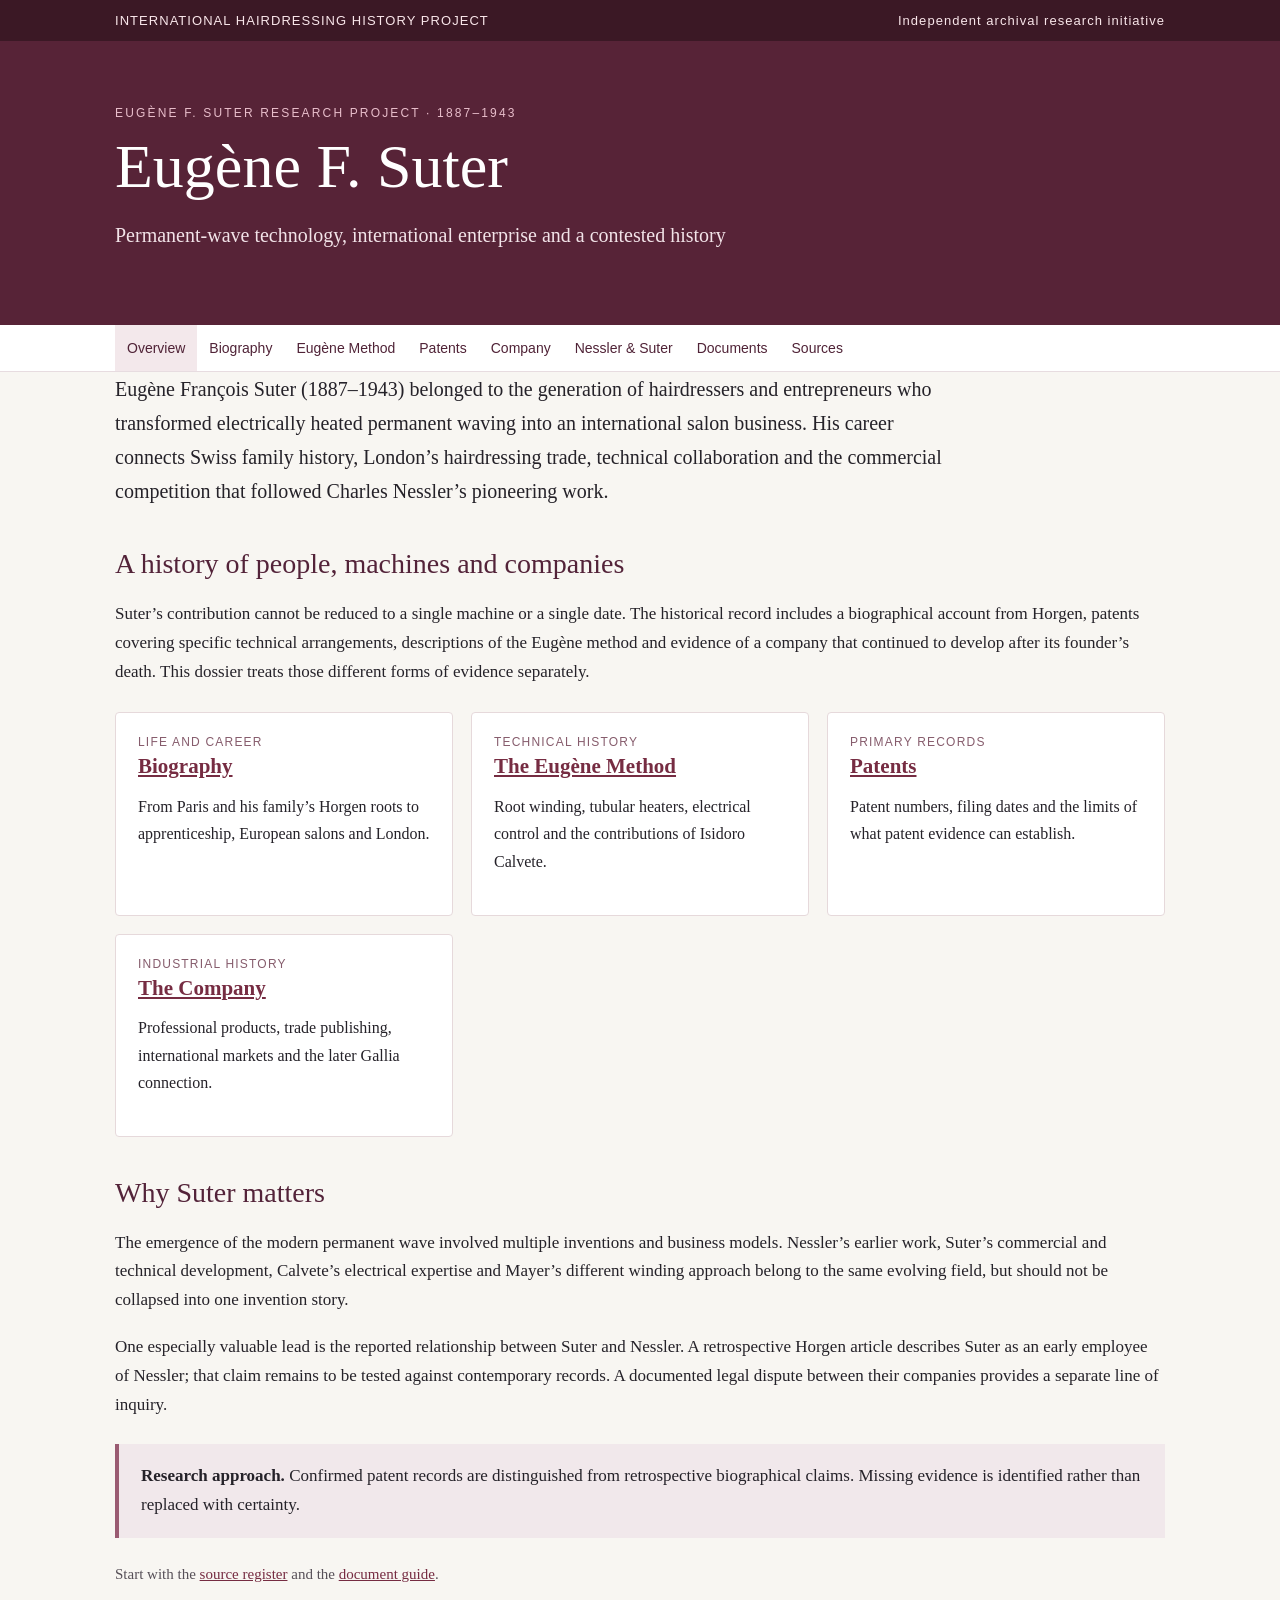
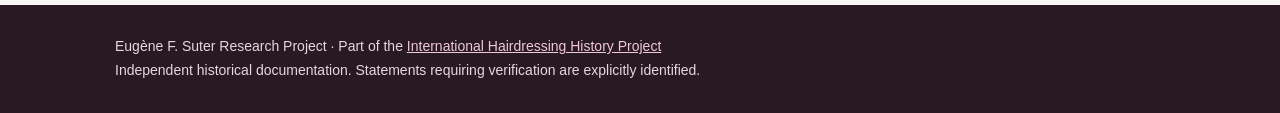
<file: index.html>
<!DOCTYPE html>
<html lang="en"><head><meta charset="utf-8"/><meta content="width=device-width,initial-scale=1" name="viewport"/><title>Eugène F. Suter | Eugène F. Suter Research Project</title><meta content="Permanent-wave technology, international enterprise and a contested history. Independent historical research on Eugène F. Suter and permanent waving." name="description"/><link href="https://suter.hairdressing-history.org/" rel="canonical"/><link href="assets/css/style.css" rel="stylesheet"/><meta content="#572337" name="theme-color"/></head><body><a href="#main" style="position:absolute;left:-9999px">Skip to content</a><div class="top"><div class="wrap"><a class="brand" href="https://hairdressing-history.org/">International Hairdressing History Project</a><a href="https://hairdressing-history.org/">Independent archival research initiative</a></div></div><header class="hero"><div class="wrap"><div class="eyebrow">Eugène F. Suter Research Project · 1887–1943</div><h1>Eugène F. Suter</h1><p>Permanent-wave technology, international enterprise and a contested history</p></div></header><nav aria-label="Main navigation" class="nav"><div class="wrap"><a class="active" href="index.html">Overview</a><a class="" href="biography.html">Biography</a><a class="" href="eugene-method.html">Eugène Method</a><a class="" href="patents.html">Patents</a><a class="" href="eugene-company.html">Company</a><a class="" href="nessler-and-suter.html">Nessler &amp; Suter</a><a class="" href="documents.html">Documents</a><a class="" href="sources.html">Sources</a></div></nav><main class="wrap" id="main"><p class="lead">Eugène François Suter (1887–1943) belonged to the generation of hairdressers and entrepreneurs who transformed electrically heated permanent waving into an international salon business. His career connects Swiss family history, London’s hairdressing trade, technical collaboration and the commercial competition that followed Charles Nessler’s pioneering work.</p><h2>A history of people, machines and companies</h2><p>Suter’s contribution cannot be reduced to a single machine or a single date. The historical record includes a biographical account from Horgen, patents covering specific technical arrangements, descriptions of the Eugène method and evidence of a company that continued to develop after its founder’s death. This dossier treats those different forms of evidence separately.</p><div class="grid"><article class="card"><div class="tag">Life and career</div><h3><a href="biography.html">Biography</a></h3><p>From Paris and his family’s Horgen roots to apprenticeship, European salons and London.</p></article><article class="card"><div class="tag">Technical history</div><h3><a href="eugene-method.html">The Eugène Method</a></h3><p>Root winding, tubular heaters, electrical control and the contributions of Isidoro Calvete.</p></article><article class="card"><div class="tag">Primary records</div><h3><a href="patents.html">Patents</a></h3><p>Patent numbers, filing dates and the limits of what patent evidence can establish.</p></article><article class="card"><div class="tag">Industrial history</div><h3><a href="eugene-company.html">The Company</a></h3><p>Professional products, trade publishing, international markets and the later Gallia connection.</p></article></div><h2>Why Suter matters</h2><p>The emergence of the modern permanent wave involved multiple inventions and business models. Nessler’s earlier work, Suter’s commercial and technical development, Calvete’s electrical expertise and Mayer’s different winding approach belong to the same evolving field, but should not be collapsed into one invention story.</p><p>One especially valuable lead is the reported relationship between Suter and Nessler. A retrospective Horgen article describes Suter as an early employee of Nessler; that claim remains to be tested against contemporary records. A documented legal dispute between their companies provides a separate line of inquiry.</p><div class="note"><strong>Research approach.</strong> Confirmed patent records are distinguished from retrospective biographical claims. Missing evidence is identified rather than replaced with certainty.</div><p class="source">Start with the <a href="sources.html">source register</a> and the <a href="documents.html">document guide</a>.</p></main><footer><div class="wrap">Eugène F. Suter Research Project · Part of the <a href="https://hairdressing-history.org/">International Hairdressing History Project</a><br/>Independent historical documentation. Statements requiring verification are explicitly identified.</div></footer></body></html>
</file>
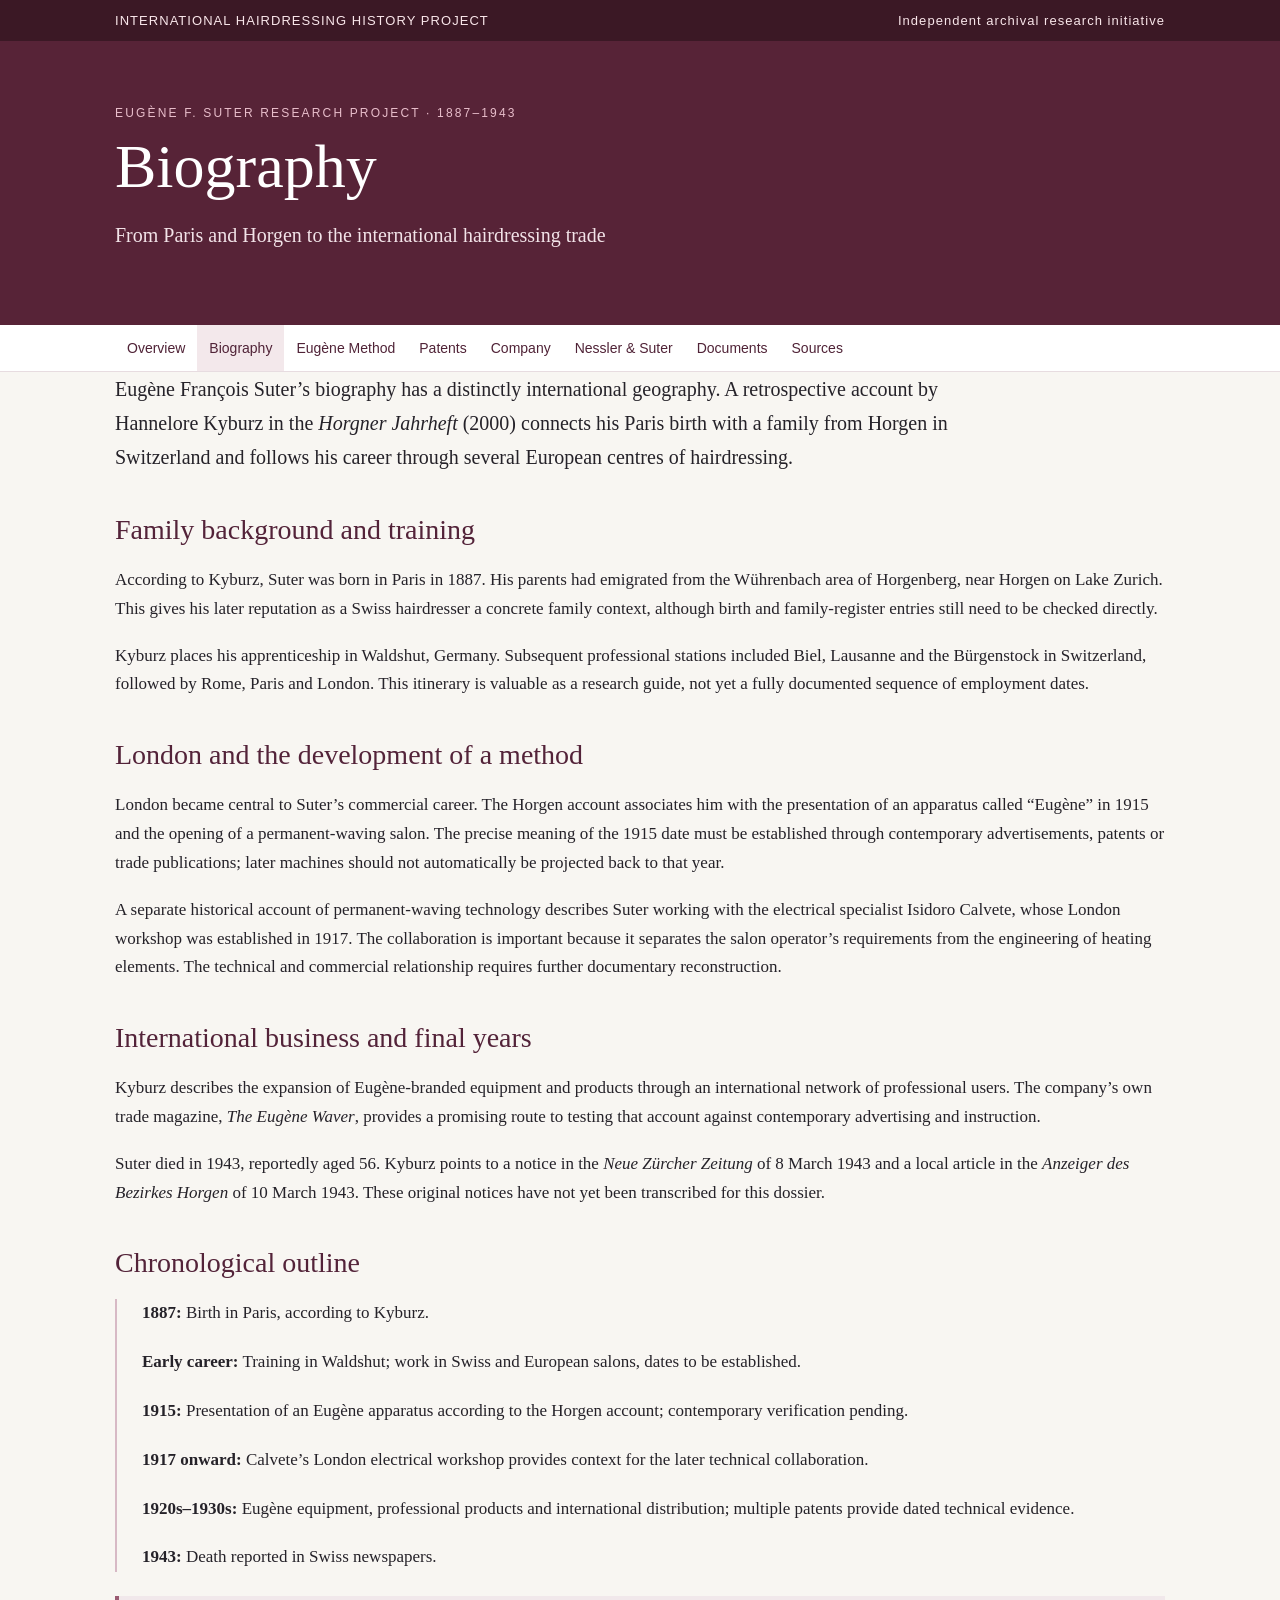
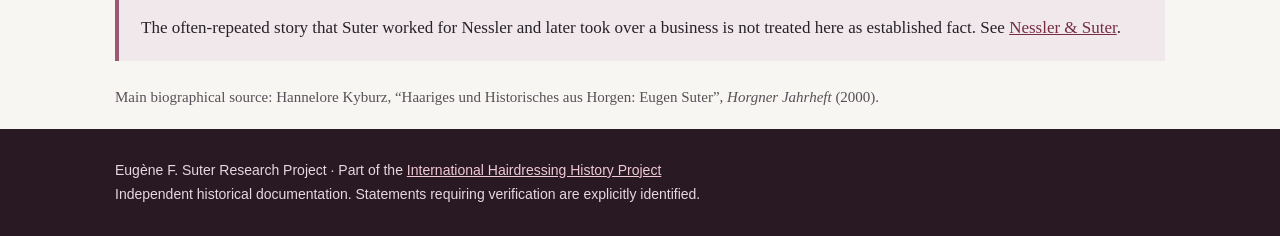
<file: biography.html>
<!DOCTYPE html>
<html lang="en"><head><meta charset="utf-8"/><meta content="width=device-width,initial-scale=1" name="viewport"/><title>Biography | Eugène F. Suter Research Project</title><meta content="From Paris and Horgen to the international hairdressing trade. Independent historical research on Eugène F. Suter and permanent waving." name="description"/><link href="https://suter.hairdressing-history.org/biography.html" rel="canonical"/><link href="assets/css/style.css" rel="stylesheet"/><meta content="#572337" name="theme-color"/></head><body><a href="#main" style="position:absolute;left:-9999px">Skip to content</a><div class="top"><div class="wrap"><a class="brand" href="https://hairdressing-history.org/">International Hairdressing History Project</a><a href="https://hairdressing-history.org/">Independent archival research initiative</a></div></div><header class="hero"><div class="wrap"><div class="eyebrow">Eugène F. Suter Research Project · 1887–1943</div><h1>Biography</h1><p>From Paris and Horgen to the international hairdressing trade</p></div></header><nav aria-label="Main navigation" class="nav"><div class="wrap"><a class="" href="index.html">Overview</a><a class="active" href="biography.html">Biography</a><a class="" href="eugene-method.html">Eugène Method</a><a class="" href="patents.html">Patents</a><a class="" href="eugene-company.html">Company</a><a class="" href="nessler-and-suter.html">Nessler &amp; Suter</a><a class="" href="documents.html">Documents</a><a class="" href="sources.html">Sources</a></div></nav><main class="wrap" id="main"><p class="lead">Eugène François Suter’s biography has a distinctly international geography. A retrospective account by Hannelore Kyburz in the <em>Horgner Jahrheft</em> (2000) connects his Paris birth with a family from Horgen in Switzerland and follows his career through several European centres of hairdressing.</p><h2>Family background and training</h2><p>According to Kyburz, Suter was born in Paris in 1887. His parents had emigrated from the Wührenbach area of Horgenberg, near Horgen on Lake Zurich. This gives his later reputation as a Swiss hairdresser a concrete family context, although birth and family-register entries still need to be checked directly.</p><p>Kyburz places his apprenticeship in Waldshut, Germany. Subsequent professional stations included Biel, Lausanne and the Bürgenstock in Switzerland, followed by Rome, Paris and London. This itinerary is valuable as a research guide, not yet a fully documented sequence of employment dates.</p><h2>London and the development of a method</h2><p>London became central to Suter’s commercial career. The Horgen account associates him with the presentation of an apparatus called “Eugène” in 1915 and the opening of a permanent-waving salon. The precise meaning of the 1915 date must be established through contemporary advertisements, patents or trade publications; later machines should not automatically be projected back to that year.</p><p>A separate historical account of permanent-waving technology describes Suter working with the electrical specialist Isidoro Calvete, whose London workshop was established in 1917. The collaboration is important because it separates the salon operator’s requirements from the engineering of heating elements. The technical and commercial relationship requires further documentary reconstruction.</p><h2>International business and final years</h2><p>Kyburz describes the expansion of Eugène-branded equipment and products through an international network of professional users. The company’s own trade magazine, <em>The Eugène Waver</em>, provides a promising route to testing that account against contemporary advertising and instruction.</p><p>Suter died in 1943, reportedly aged 56. Kyburz points to a notice in the <em>Neue Zürcher Zeitung</em> of 8 March 1943 and a local article in the <em>Anzeiger des Bezirkes Horgen</em> of 10 March 1943. These original notices have not yet been transcribed for this dossier.</p><h2>Chronological outline</h2><div class="timeline"><p><strong>1887:</strong> Birth in Paris, according to Kyburz.</p><p><strong>Early career:</strong> Training in Waldshut; work in Swiss and European salons, dates to be established.</p><p><strong>1915:</strong> Presentation of an Eugène apparatus according to the Horgen account; contemporary verification pending.</p><p><strong>1917 onward:</strong> Calvete’s London electrical workshop provides context for the later technical collaboration.</p><p><strong>1920s–1930s:</strong> Eugène equipment, professional products and international distribution; multiple patents provide dated technical evidence.</p><p><strong>1943:</strong> Death reported in Swiss newspapers.</p></div><div class="note">The often-repeated story that Suter worked for Nessler and later took over a business is not treated here as established fact. See <a href="nessler-and-suter.html">Nessler &amp; Suter</a>.</div><p class="source">Main biographical source: Hannelore Kyburz, “Haariges und Historisches aus Horgen: Eugen Suter”, <em>Horgner Jahrheft</em> (2000).</p></main><footer><div class="wrap">Eugène F. Suter Research Project · Part of the <a href="https://hairdressing-history.org/">International Hairdressing History Project</a><br/>Independent historical documentation. Statements requiring verification are explicitly identified.</div></footer></body></html>
</file>
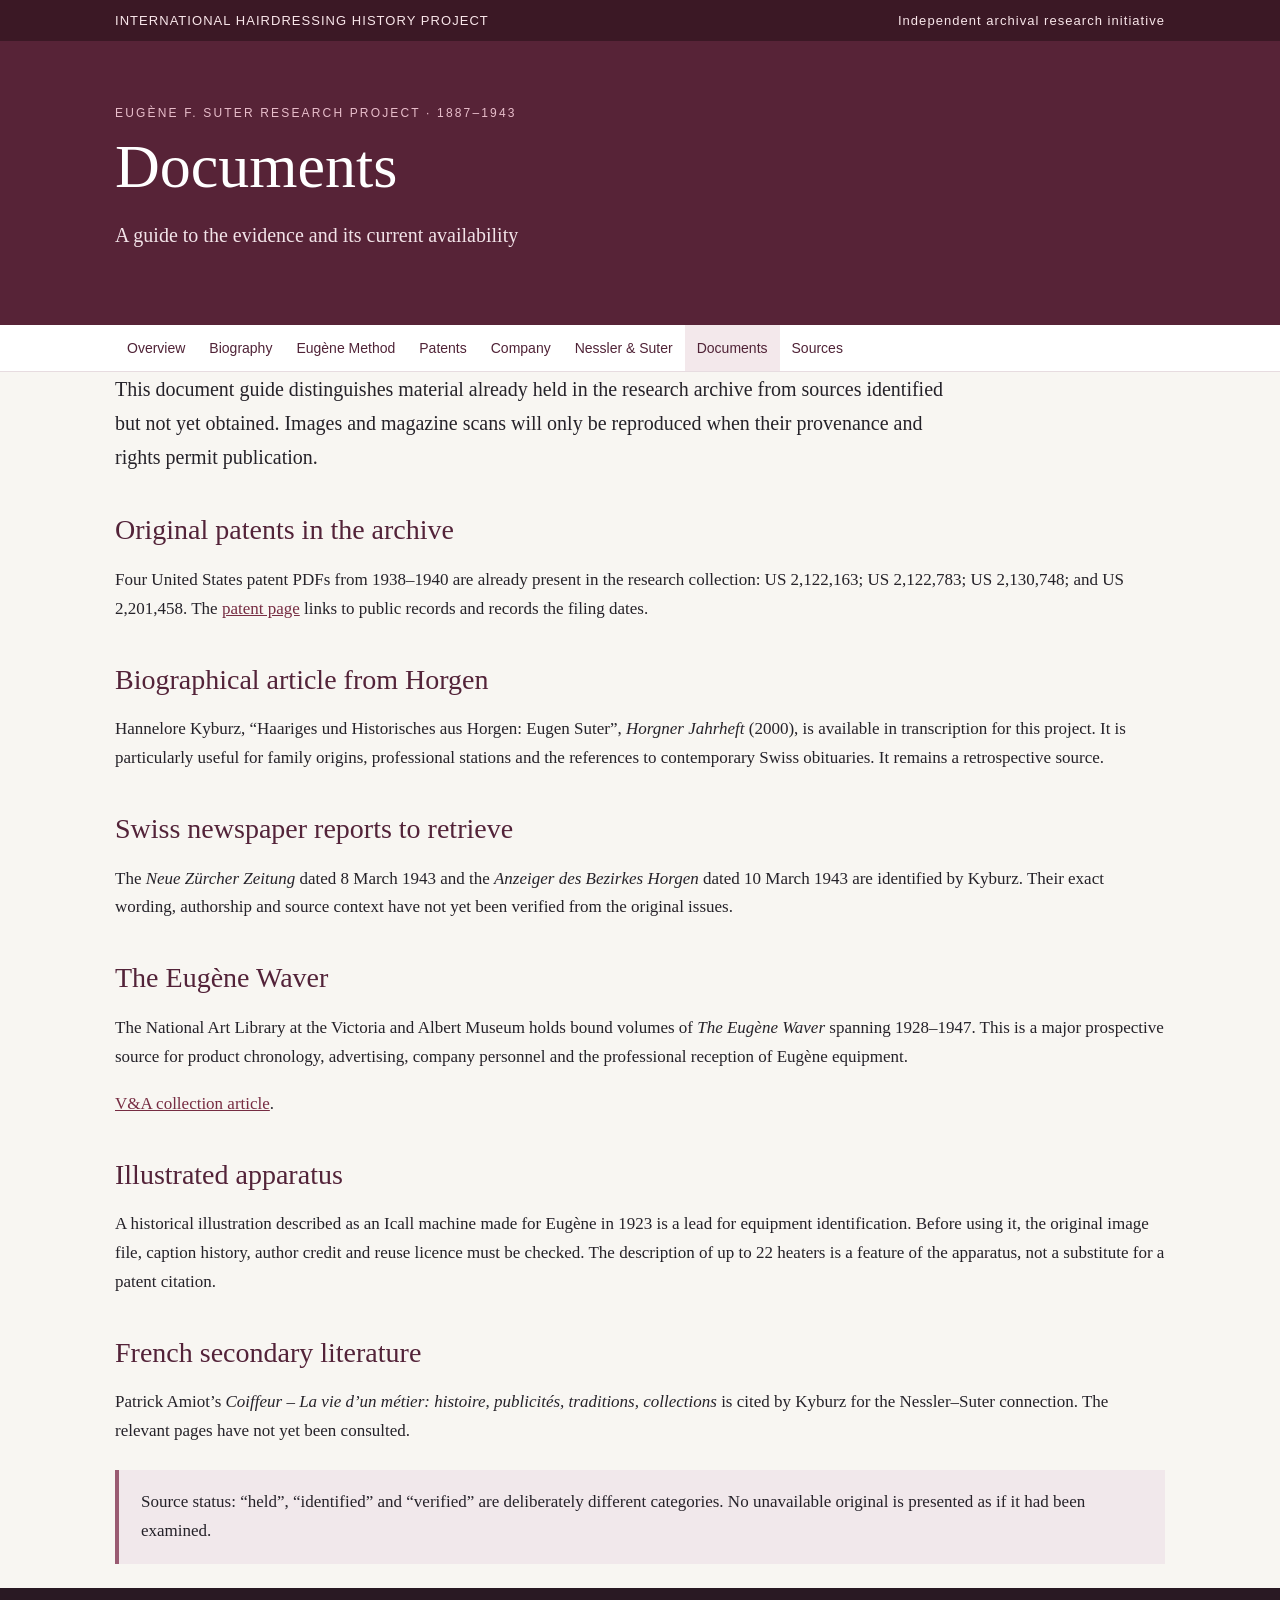
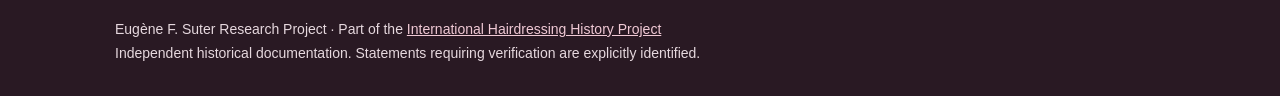
<file: documents.html>
<!DOCTYPE html>
<html lang="en"><head><meta charset="utf-8"/><meta content="width=device-width,initial-scale=1" name="viewport"/><title>Documents | Eugène F. Suter Research Project</title><meta content="A guide to the evidence and its current availability. Independent historical research on Eugène F. Suter and permanent waving." name="description"/><link href="https://suter.hairdressing-history.org/documents.html" rel="canonical"/><link href="assets/css/style.css" rel="stylesheet"/><meta content="#572337" name="theme-color"/></head><body><a href="#main" style="position:absolute;left:-9999px">Skip to content</a><div class="top"><div class="wrap"><a class="brand" href="https://hairdressing-history.org/">International Hairdressing History Project</a><a href="https://hairdressing-history.org/">Independent archival research initiative</a></div></div><header class="hero"><div class="wrap"><div class="eyebrow">Eugène F. Suter Research Project · 1887–1943</div><h1>Documents</h1><p>A guide to the evidence and its current availability</p></div></header><nav aria-label="Main navigation" class="nav"><div class="wrap"><a class="" href="index.html">Overview</a><a class="" href="biography.html">Biography</a><a class="" href="eugene-method.html">Eugène Method</a><a class="" href="patents.html">Patents</a><a class="" href="eugene-company.html">Company</a><a class="" href="nessler-and-suter.html">Nessler &amp; Suter</a><a class="active" href="documents.html">Documents</a><a class="" href="sources.html">Sources</a></div></nav><main class="wrap" id="main"><p class="lead">This document guide distinguishes material already held in the research archive from sources identified but not yet obtained. Images and magazine scans will only be reproduced when their provenance and rights permit publication.</p><h2>Original patents in the archive</h2><p>Four United States patent PDFs from 1938–1940 are already present in the research collection: US 2,122,163; US 2,122,783; US 2,130,748; and US 2,201,458. The <a href="patents.html">patent page</a> links to public records and records the filing dates.</p><h2>Biographical article from Horgen</h2><p>Hannelore Kyburz, “Haariges und Historisches aus Horgen: Eugen Suter”, <em>Horgner Jahrheft</em> (2000), is available in transcription for this project. It is particularly useful for family origins, professional stations and the references to contemporary Swiss obituaries. It remains a retrospective source.</p><h2>Swiss newspaper reports to retrieve</h2><p>The <em>Neue Zürcher Zeitung</em> dated 8 March 1943 and the <em>Anzeiger des Bezirkes Horgen</em> dated 10 March 1943 are identified by Kyburz. Their exact wording, authorship and source context have not yet been verified from the original issues.</p><h2>The Eugène Waver</h2><p>The National Art Library at the Victoria and Albert Museum holds bound volumes of <em>The Eugène Waver</em> spanning 1928–1947. This is a major prospective source for product chronology, advertising, company personnel and the professional reception of Eugène equipment.</p><p><a href="https://www.vam.ac.uk/blog/museum-life/have-you-done-something-jolly-with-your-hair-the-eugene-waver-magazine-in-the-national-art-librarys-trade-literature-collection">V&amp;A collection article</a>.</p><h2>Illustrated apparatus</h2><p>A historical illustration described as an Icall machine made for Eugène in 1923 is a lead for equipment identification. Before using it, the original image file, caption history, author credit and reuse licence must be checked. The description of up to 22 heaters is a feature of the apparatus, not a substitute for a patent citation.</p><h2>French secondary literature</h2><p>Patrick Amiot’s <em>Coiffeur – La vie d’un métier: histoire, publicités, traditions, collections</em> is cited by Kyburz for the Nessler–Suter connection. The relevant pages have not yet been consulted.</p><div class="note">Source status: “held”, “identified” and “verified” are deliberately different categories. No unavailable original is presented as if it had been examined.</div></main><footer><div class="wrap">Eugène F. Suter Research Project · Part of the <a href="https://hairdressing-history.org/">International Hairdressing History Project</a><br/>Independent historical documentation. Statements requiring verification are explicitly identified.</div></footer></body></html>
</file>
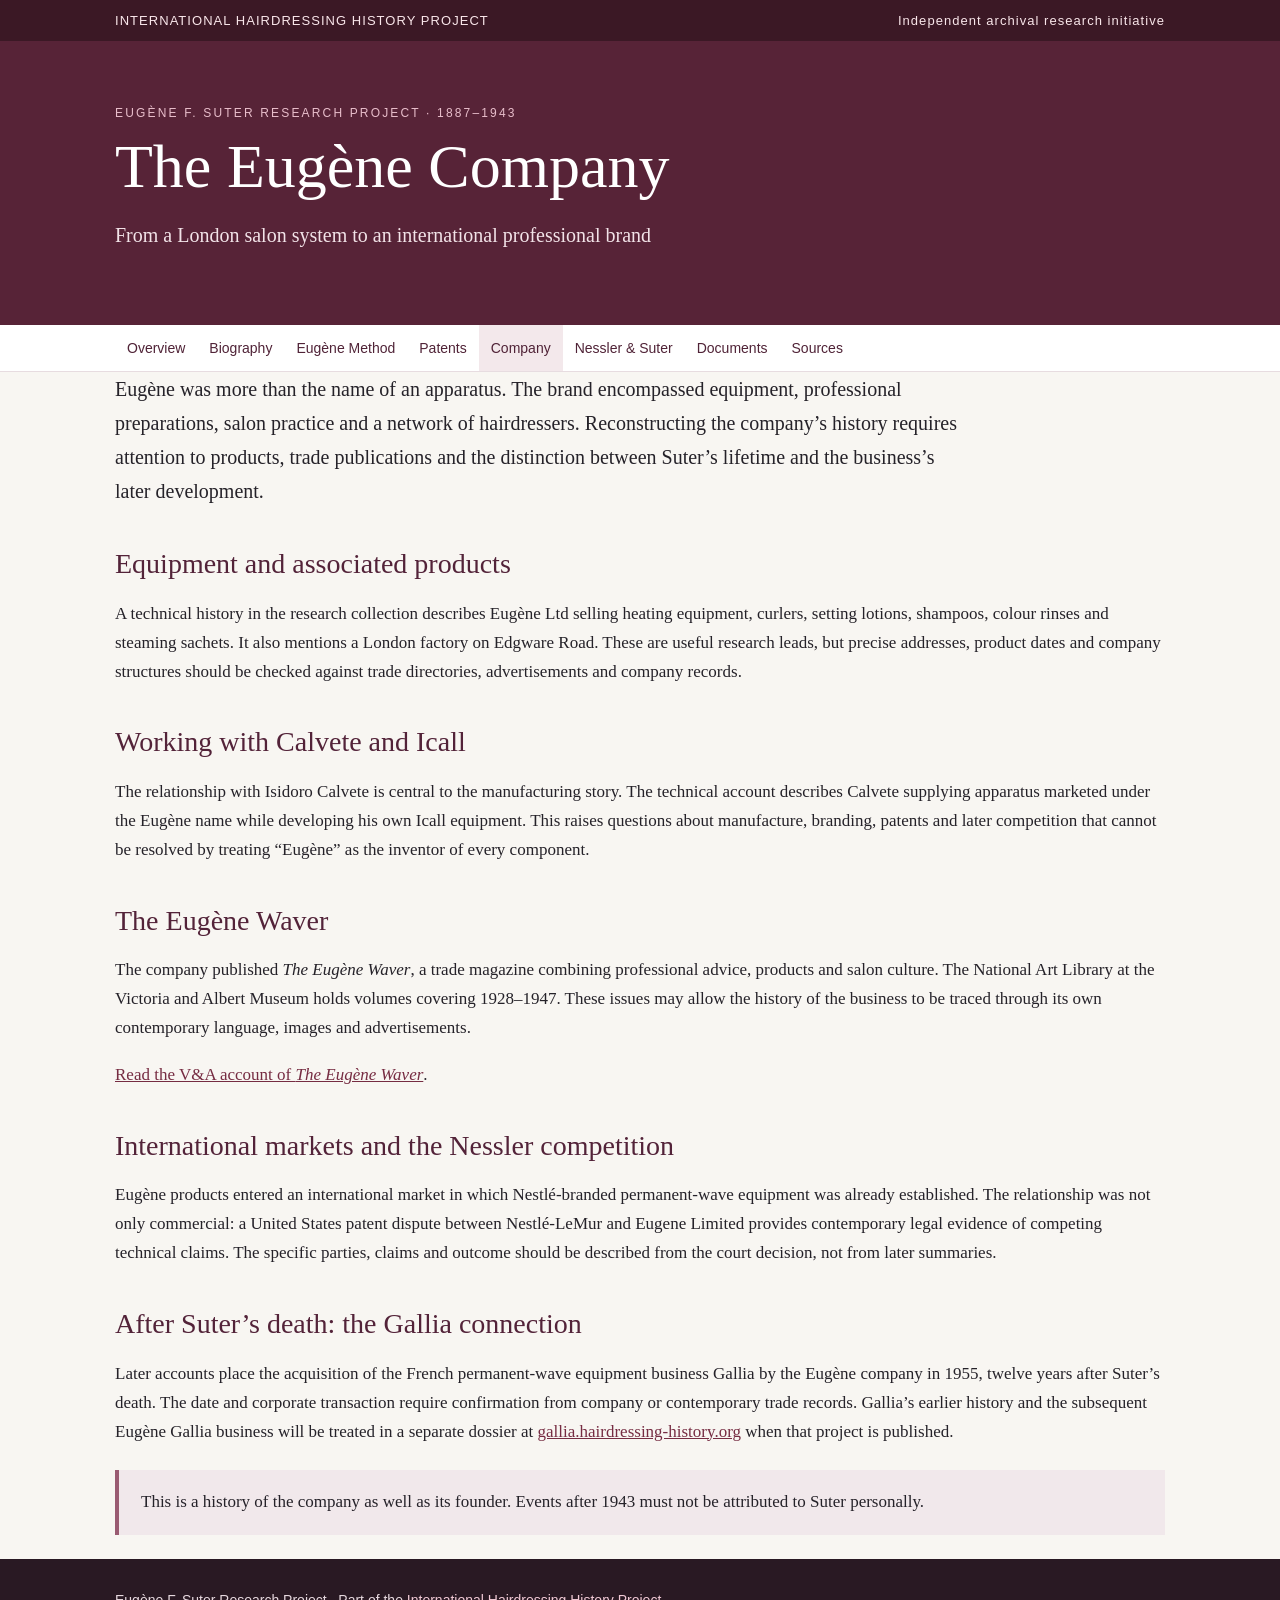
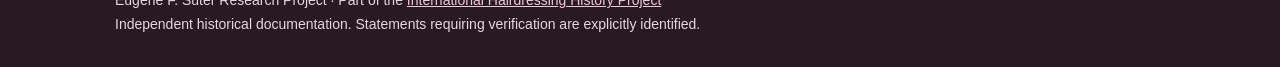
<file: eugene-company.html>
<!DOCTYPE html>
<html lang="en"><head><meta charset="utf-8"/><meta content="width=device-width,initial-scale=1" name="viewport"/><title>The Eugène Company | Eugène F. Suter Research Project</title><meta content="From a London salon system to an international professional brand. Independent historical research on Eugène F. Suter and permanent waving." name="description"/><link href="https://suter.hairdressing-history.org/eugene-company.html" rel="canonical"/><link href="assets/css/style.css" rel="stylesheet"/><meta content="#572337" name="theme-color"/></head><body><a href="#main" style="position:absolute;left:-9999px">Skip to content</a><div class="top"><div class="wrap"><a class="brand" href="https://hairdressing-history.org/">International Hairdressing History Project</a><a href="https://hairdressing-history.org/">Independent archival research initiative</a></div></div><header class="hero"><div class="wrap"><div class="eyebrow">Eugène F. Suter Research Project · 1887–1943</div><h1>The Eugène Company</h1><p>From a London salon system to an international professional brand</p></div></header><nav aria-label="Main navigation" class="nav"><div class="wrap"><a class="" href="index.html">Overview</a><a class="" href="biography.html">Biography</a><a class="" href="eugene-method.html">Eugène Method</a><a class="" href="patents.html">Patents</a><a class="active" href="eugene-company.html">Company</a><a class="" href="nessler-and-suter.html">Nessler &amp; Suter</a><a class="" href="documents.html">Documents</a><a class="" href="sources.html">Sources</a></div></nav><main class="wrap" id="main"><p class="lead">Eugène was more than the name of an apparatus. The brand encompassed equipment, professional preparations, salon practice and a network of hairdressers. Reconstructing the company’s history requires attention to products, trade publications and the distinction between Suter’s lifetime and the business’s later development.</p><h2>Equipment and associated products</h2><p>A technical history in the research collection describes Eugène Ltd selling heating equipment, curlers, setting lotions, shampoos, colour rinses and steaming sachets. It also mentions a London factory on Edgware Road. These are useful research leads, but precise addresses, product dates and company structures should be checked against trade directories, advertisements and company records.</p><h2>Working with Calvete and Icall</h2><p>The relationship with Isidoro Calvete is central to the manufacturing story. The technical account describes Calvete supplying apparatus marketed under the Eugène name while developing his own Icall equipment. This raises questions about manufacture, branding, patents and later competition that cannot be resolved by treating “Eugène” as the inventor of every component.</p><h2>The Eugène Waver</h2><p>The company published <em>The Eugène Waver</em>, a trade magazine combining professional advice, products and salon culture. The National Art Library at the Victoria and Albert Museum holds volumes covering 1928–1947. These issues may allow the history of the business to be traced through its own contemporary language, images and advertisements.</p><p><a href="https://www.vam.ac.uk/blog/museum-life/have-you-done-something-jolly-with-your-hair-the-eugene-waver-magazine-in-the-national-art-librarys-trade-literature-collection">Read the V&amp;A account of <em>The Eugène Waver</em></a>.</p><h2>International markets and the Nessler competition</h2><p>Eugène products entered an international market in which Nestlé-branded permanent-wave equipment was already established. The relationship was not only commercial: a United States patent dispute between Nestlé-LeMur and Eugene Limited provides contemporary legal evidence of competing technical claims. The specific parties, claims and outcome should be described from the court decision, not from later summaries.</p><h2>After Suter’s death: the Gallia connection</h2><p>Later accounts place the acquisition of the French permanent-wave equipment business Gallia by the Eugène company in 1955, twelve years after Suter’s death. The date and corporate transaction require confirmation from company or contemporary trade records. Gallia’s earlier history and the subsequent Eugène Gallia business will be treated in a separate dossier at <a href="https://gallia.hairdressing-history.org/">gallia.hairdressing-history.org</a> when that project is published.</p><div class="note">This is a history of the company as well as its founder. Events after 1943 must not be attributed to Suter personally.</div></main><footer><div class="wrap">Eugène F. Suter Research Project · Part of the <a href="https://hairdressing-history.org/">International Hairdressing History Project</a><br/>Independent historical documentation. Statements requiring verification are explicitly identified.</div></footer></body></html>
</file>
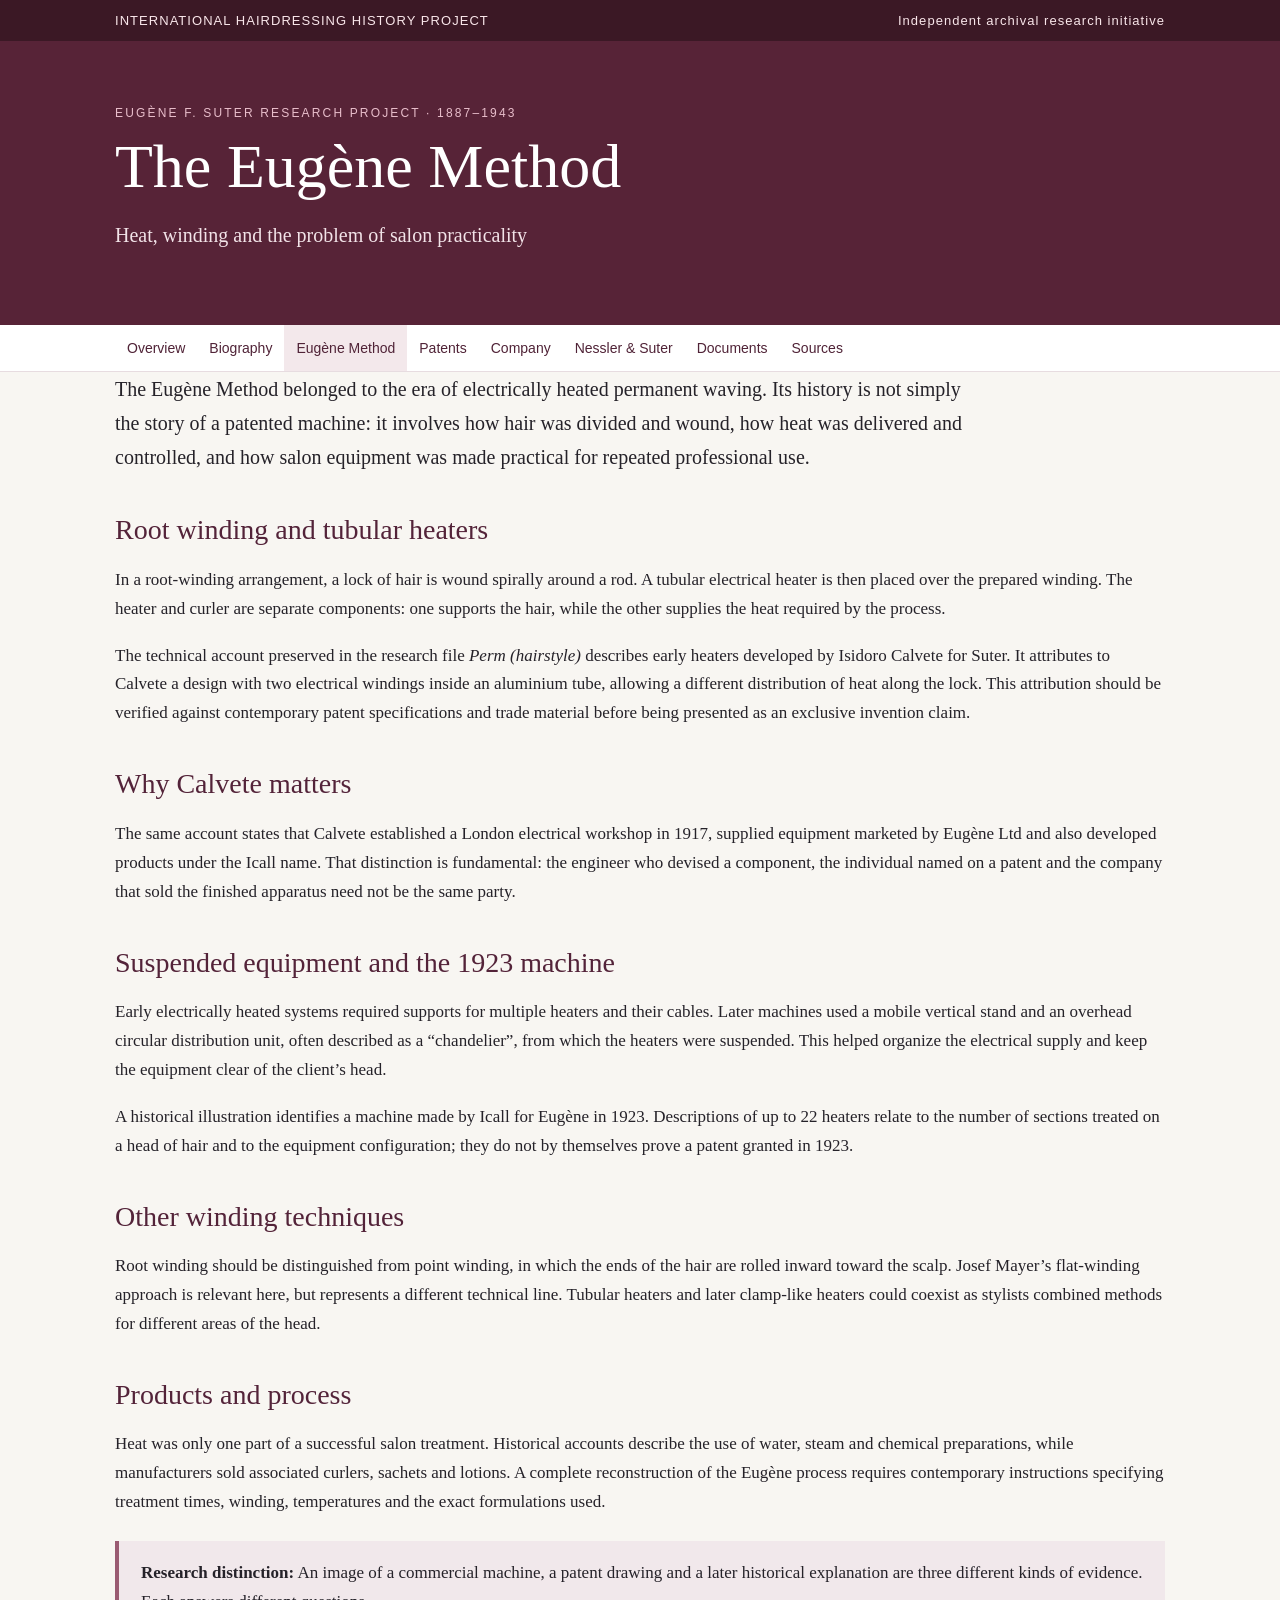
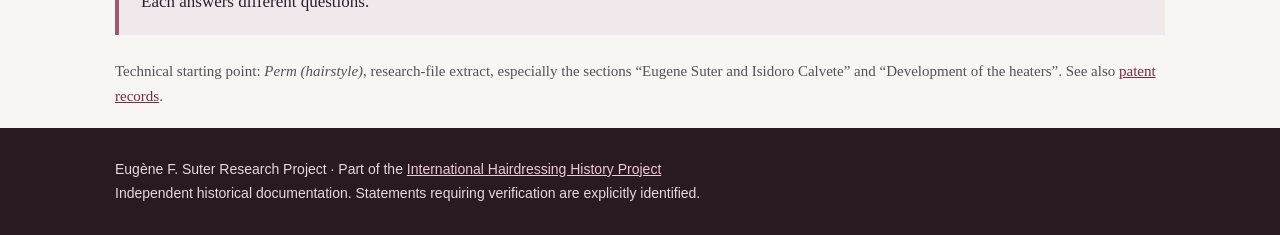
<file: eugene-method.html>
<!DOCTYPE html>
<html lang="en"><head><meta charset="utf-8"/><meta content="width=device-width,initial-scale=1" name="viewport"/><title>The Eugène Method | Eugène F. Suter Research Project</title><meta content="Heat, winding and the problem of salon practicality. Independent historical research on Eugène F. Suter and permanent waving." name="description"/><link href="https://suter.hairdressing-history.org/eugene-method.html" rel="canonical"/><link href="assets/css/style.css" rel="stylesheet"/><meta content="#572337" name="theme-color"/></head><body><a href="#main" style="position:absolute;left:-9999px">Skip to content</a><div class="top"><div class="wrap"><a class="brand" href="https://hairdressing-history.org/">International Hairdressing History Project</a><a href="https://hairdressing-history.org/">Independent archival research initiative</a></div></div><header class="hero"><div class="wrap"><div class="eyebrow">Eugène F. Suter Research Project · 1887–1943</div><h1>The Eugène Method</h1><p>Heat, winding and the problem of salon practicality</p></div></header><nav aria-label="Main navigation" class="nav"><div class="wrap"><a class="" href="index.html">Overview</a><a class="" href="biography.html">Biography</a><a class="active" href="eugene-method.html">Eugène Method</a><a class="" href="patents.html">Patents</a><a class="" href="eugene-company.html">Company</a><a class="" href="nessler-and-suter.html">Nessler &amp; Suter</a><a class="" href="documents.html">Documents</a><a class="" href="sources.html">Sources</a></div></nav><main class="wrap" id="main"><p class="lead">The Eugène Method belonged to the era of electrically heated permanent waving. Its history is not simply the story of a patented machine: it involves how hair was divided and wound, how heat was delivered and controlled, and how salon equipment was made practical for repeated professional use.</p><h2>Root winding and tubular heaters</h2><p>In a root-winding arrangement, a lock of hair is wound spirally around a rod. A tubular electrical heater is then placed over the prepared winding. The heater and curler are separate components: one supports the hair, while the other supplies the heat required by the process.</p><p>The technical account preserved in the research file <em>Perm (hairstyle)</em> describes early heaters developed by Isidoro Calvete for Suter. It attributes to Calvete a design with two electrical windings inside an aluminium tube, allowing a different distribution of heat along the lock. This attribution should be verified against contemporary patent specifications and trade material before being presented as an exclusive invention claim.</p><h2>Why Calvete matters</h2><p>The same account states that Calvete established a London electrical workshop in 1917, supplied equipment marketed by Eugène Ltd and also developed products under the Icall name. That distinction is fundamental: the engineer who devised a component, the individual named on a patent and the company that sold the finished apparatus need not be the same party.</p><h2>Suspended equipment and the 1923 machine</h2><p>Early electrically heated systems required supports for multiple heaters and their cables. Later machines used a mobile vertical stand and an overhead circular distribution unit, often described as a “chandelier”, from which the heaters were suspended. This helped organize the electrical supply and keep the equipment clear of the client’s head.</p><p>A historical illustration identifies a machine made by Icall for Eugène in 1923. Descriptions of up to 22 heaters relate to the number of sections treated on a head of hair and to the equipment configuration; they do not by themselves prove a patent granted in 1923.</p><h2>Other winding techniques</h2><p>Root winding should be distinguished from point winding, in which the ends of the hair are rolled inward toward the scalp. Josef Mayer’s flat-winding approach is relevant here, but represents a different technical line. Tubular heaters and later clamp-like heaters could coexist as stylists combined methods for different areas of the head.</p><h2>Products and process</h2><p>Heat was only one part of a successful salon treatment. Historical accounts describe the use of water, steam and chemical preparations, while manufacturers sold associated curlers, sachets and lotions. A complete reconstruction of the Eugène process requires contemporary instructions specifying treatment times, winding, temperatures and the exact formulations used.</p><div class="note"><strong>Research distinction:</strong> An image of a commercial machine, a patent drawing and a later historical explanation are three different kinds of evidence. Each answers different questions.</div><p class="source">Technical starting point: <em>Perm (hairstyle)</em>, research-file extract, especially the sections “Eugene Suter and Isidoro Calvete” and “Development of the heaters”. See also <a href="patents.html">patent records</a>.</p></main><footer><div class="wrap">Eugène F. Suter Research Project · Part of the <a href="https://hairdressing-history.org/">International Hairdressing History Project</a><br/>Independent historical documentation. Statements requiring verification are explicitly identified.</div></footer></body></html>
</file>
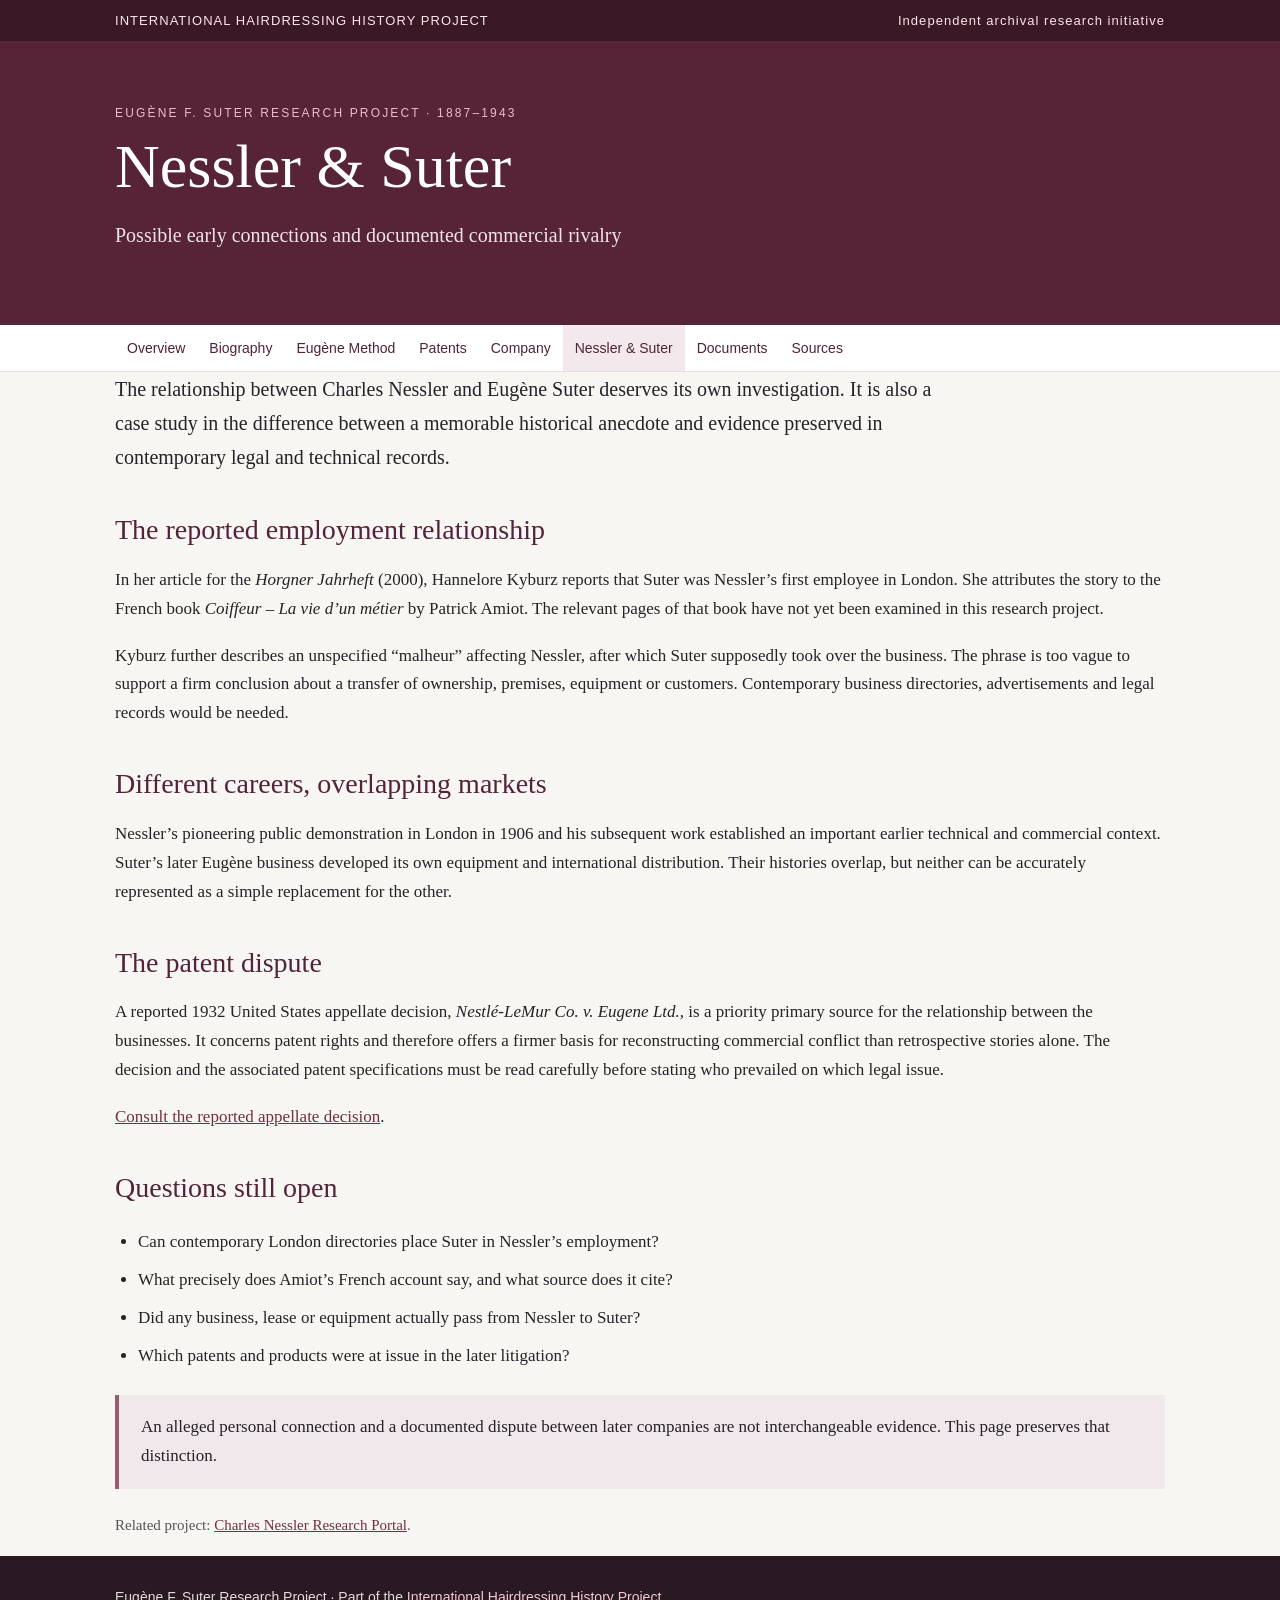
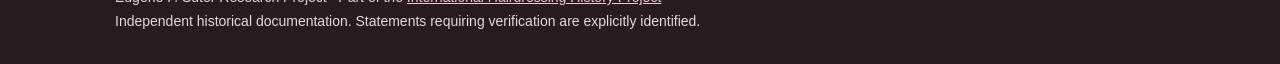
<file: nessler-and-suter.html>
<!DOCTYPE html>
<html lang="en"><head><meta charset="utf-8"/><meta content="width=device-width,initial-scale=1" name="viewport"/><title>Nessler &amp; Suter | Eugène F. Suter Research Project</title><meta content="Possible early connections and documented commercial rivalry. Independent historical research on Eugène F. Suter and permanent waving." name="description"/><link href="https://suter.hairdressing-history.org/nessler-and-suter.html" rel="canonical"/><link href="assets/css/style.css" rel="stylesheet"/><meta content="#572337" name="theme-color"/></head><body><a href="#main" style="position:absolute;left:-9999px">Skip to content</a><div class="top"><div class="wrap"><a class="brand" href="https://hairdressing-history.org/">International Hairdressing History Project</a><a href="https://hairdressing-history.org/">Independent archival research initiative</a></div></div><header class="hero"><div class="wrap"><div class="eyebrow">Eugène F. Suter Research Project · 1887–1943</div><h1>Nessler &amp; Suter</h1><p>Possible early connections and documented commercial rivalry</p></div></header><nav aria-label="Main navigation" class="nav"><div class="wrap"><a class="" href="index.html">Overview</a><a class="" href="biography.html">Biography</a><a class="" href="eugene-method.html">Eugène Method</a><a class="" href="patents.html">Patents</a><a class="" href="eugene-company.html">Company</a><a class="active" href="nessler-and-suter.html">Nessler &amp; Suter</a><a class="" href="documents.html">Documents</a><a class="" href="sources.html">Sources</a></div></nav><main class="wrap" id="main"><p class="lead">The relationship between Charles Nessler and Eugène Suter deserves its own investigation. It is also a case study in the difference between a memorable historical anecdote and evidence preserved in contemporary legal and technical records.</p><h2>The reported employment relationship</h2><p>In her article for the <em>Horgner Jahrheft</em> (2000), Hannelore Kyburz reports that Suter was Nessler’s first employee in London. She attributes the story to the French book <em>Coiffeur – La vie d’un métier</em> by Patrick Amiot. The relevant pages of that book have not yet been examined in this research project.</p><p>Kyburz further describes an unspecified “malheur” affecting Nessler, after which Suter supposedly took over the business. The phrase is too vague to support a firm conclusion about a transfer of ownership, premises, equipment or customers. Contemporary business directories, advertisements and legal records would be needed.</p><h2>Different careers, overlapping markets</h2><p>Nessler’s pioneering public demonstration in London in 1906 and his subsequent work established an important earlier technical and commercial context. Suter’s later Eugène business developed its own equipment and international distribution. Their histories overlap, but neither can be accurately represented as a simple replacement for the other.</p><h2>The patent dispute</h2><p>A reported 1932 United States appellate decision, <em>Nestlé-LeMur Co. v. Eugene Ltd.</em>, is a priority primary source for the relationship between the businesses. It concerns patent rights and therefore offers a firmer basis for reconstructing commercial conflict than retrospective stories alone. The decision and the associated patent specifications must be read carefully before stating who prevailed on which legal issue.</p><p><a href="https://law.justia.com/cases/federal/appellate-courts/F2/55/854/1564867/">Consult the reported appellate decision</a>.</p><h2>Questions still open</h2><ul><li>Can contemporary London directories place Suter in Nessler’s employment?</li><li>What precisely does Amiot’s French account say, and what source does it cite?</li><li>Did any business, lease or equipment actually pass from Nessler to Suter?</li><li>Which patents and products were at issue in the later litigation?</li></ul><div class="note">An alleged personal connection and a documented dispute between later companies are not interchangeable evidence. This page preserves that distinction.</div><p class="source">Related project: <a href="https://nessler.hairdressing-history.org/">Charles Nessler Research Portal</a>.</p></main><footer><div class="wrap">Eugène F. Suter Research Project · Part of the <a href="https://hairdressing-history.org/">International Hairdressing History Project</a><br/>Independent historical documentation. Statements requiring verification are explicitly identified.</div></footer></body></html>
</file>
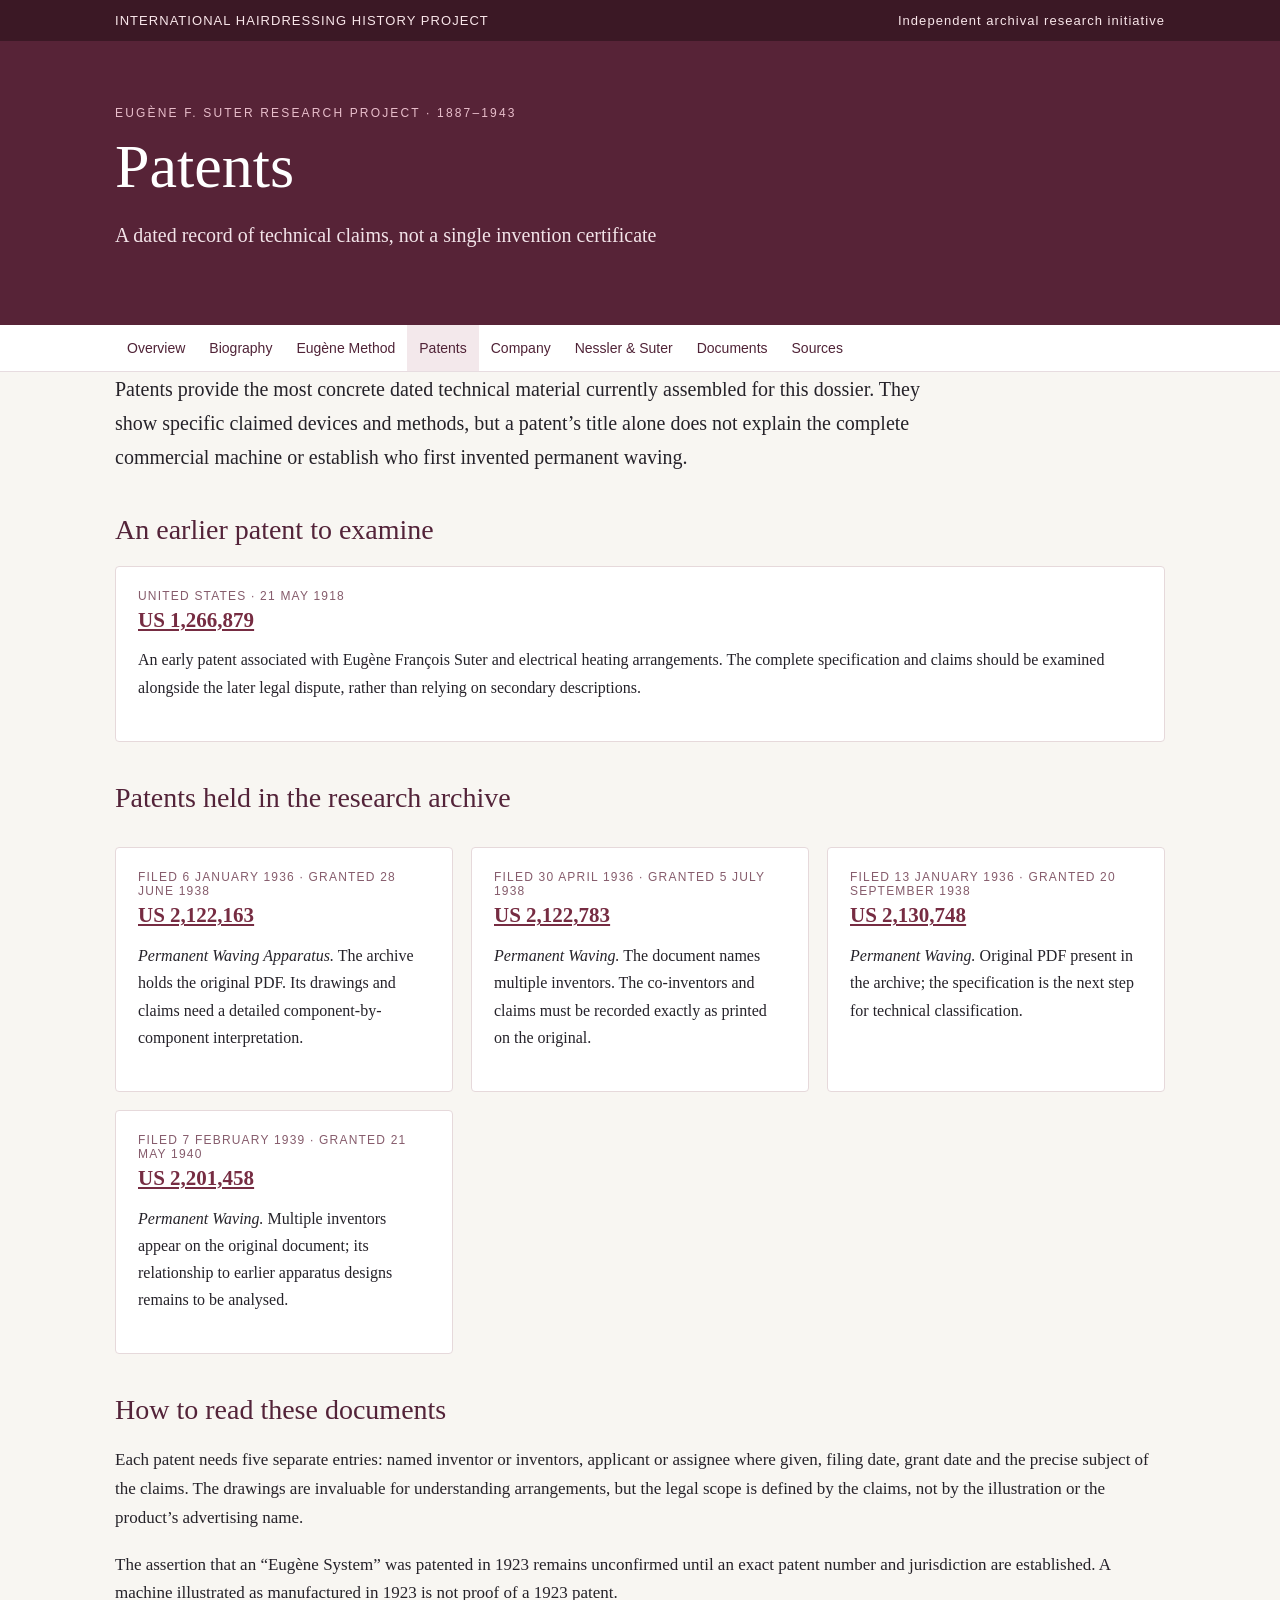
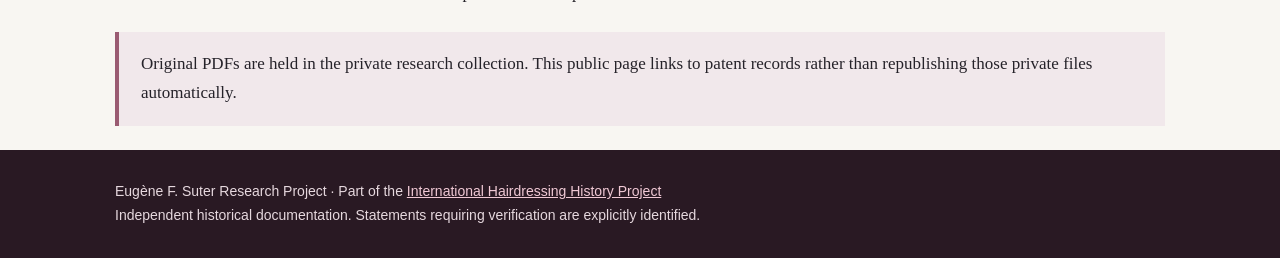
<file: patents.html>
<!DOCTYPE html>
<html lang="en"><head><meta charset="utf-8"/><meta content="width=device-width,initial-scale=1" name="viewport"/><title>Patents | Eugène F. Suter Research Project</title><meta content="A dated record of technical claims, not a single invention certificate. Independent historical research on Eugène F. Suter and permanent waving." name="description"/><link href="https://suter.hairdressing-history.org/patents.html" rel="canonical"/><link href="assets/css/style.css" rel="stylesheet"/><meta content="#572337" name="theme-color"/></head><body><a href="#main" style="position:absolute;left:-9999px">Skip to content</a><div class="top"><div class="wrap"><a class="brand" href="https://hairdressing-history.org/">International Hairdressing History Project</a><a href="https://hairdressing-history.org/">Independent archival research initiative</a></div></div><header class="hero"><div class="wrap"><div class="eyebrow">Eugène F. Suter Research Project · 1887–1943</div><h1>Patents</h1><p>A dated record of technical claims, not a single invention certificate</p></div></header><nav aria-label="Main navigation" class="nav"><div class="wrap"><a class="" href="index.html">Overview</a><a class="" href="biography.html">Biography</a><a class="" href="eugene-method.html">Eugène Method</a><a class="active" href="patents.html">Patents</a><a class="" href="eugene-company.html">Company</a><a class="" href="nessler-and-suter.html">Nessler &amp; Suter</a><a class="" href="documents.html">Documents</a><a class="" href="sources.html">Sources</a></div></nav><main class="wrap" id="main"><p class="lead">Patents provide the most concrete dated technical material currently assembled for this dossier. They show specific claimed devices and methods, but a patent’s title alone does not explain the complete commercial machine or establish who first invented permanent waving.</p><h2>An earlier patent to examine</h2><article class="card"><div class="tag">United States · 21 May 1918</div><h3><a href="https://patents.google.com/patent/US1266879A/en">US 1,266,879</a></h3><p>An early patent associated with Eugène François Suter and electrical heating arrangements. The complete specification and claims should be examined alongside the later legal dispute, rather than relying on secondary descriptions.</p></article><h2>Patents held in the research archive</h2><div class="grid"><article class="card"><div class="tag">Filed 6 January 1936 · Granted 28 June 1938</div><h3><a href="https://patents.google.com/patent/US2122163A/en">US 2,122,163</a></h3><p><em>Permanent Waving Apparatus.</em> The archive holds the original PDF. Its drawings and claims need a detailed component-by-component interpretation.</p></article><article class="card"><div class="tag">Filed 30 April 1936 · Granted 5 July 1938</div><h3><a href="https://patents.google.com/patent/US2122783A/en">US 2,122,783</a></h3><p><em>Permanent Waving.</em> The document names multiple inventors. The co-inventors and claims must be recorded exactly as printed on the original.</p></article><article class="card"><div class="tag">Filed 13 January 1936 · Granted 20 September 1938</div><h3><a href="https://patents.google.com/patent/US2130748A/en">US 2,130,748</a></h3><p><em>Permanent Waving.</em> Original PDF present in the archive; the specification is the next step for technical classification.</p></article><article class="card"><div class="tag">Filed 7 February 1939 · Granted 21 May 1940</div><h3><a href="https://patents.google.com/patent/US2201458A/en">US 2,201,458</a></h3><p><em>Permanent Waving.</em> Multiple inventors appear on the original document; its relationship to earlier apparatus designs remains to be analysed.</p></article></div><h2>How to read these documents</h2><p>Each patent needs five separate entries: named inventor or inventors, applicant or assignee where given, filing date, grant date and the precise subject of the claims. The drawings are invaluable for understanding arrangements, but the legal scope is defined by the claims, not by the illustration or the product’s advertising name.</p><p>The assertion that an “Eugène System” was patented in 1923 remains unconfirmed until an exact patent number and jurisdiction are established. A machine illustrated as manufactured in 1923 is not proof of a 1923 patent.</p><div class="note">Original PDFs are held in the private research collection. This public page links to patent records rather than republishing those private files automatically.</div></main><footer><div class="wrap">Eugène F. Suter Research Project · Part of the <a href="https://hairdressing-history.org/">International Hairdressing History Project</a><br/>Independent historical documentation. Statements requiring verification are explicitly identified.</div></footer></body></html>
</file>
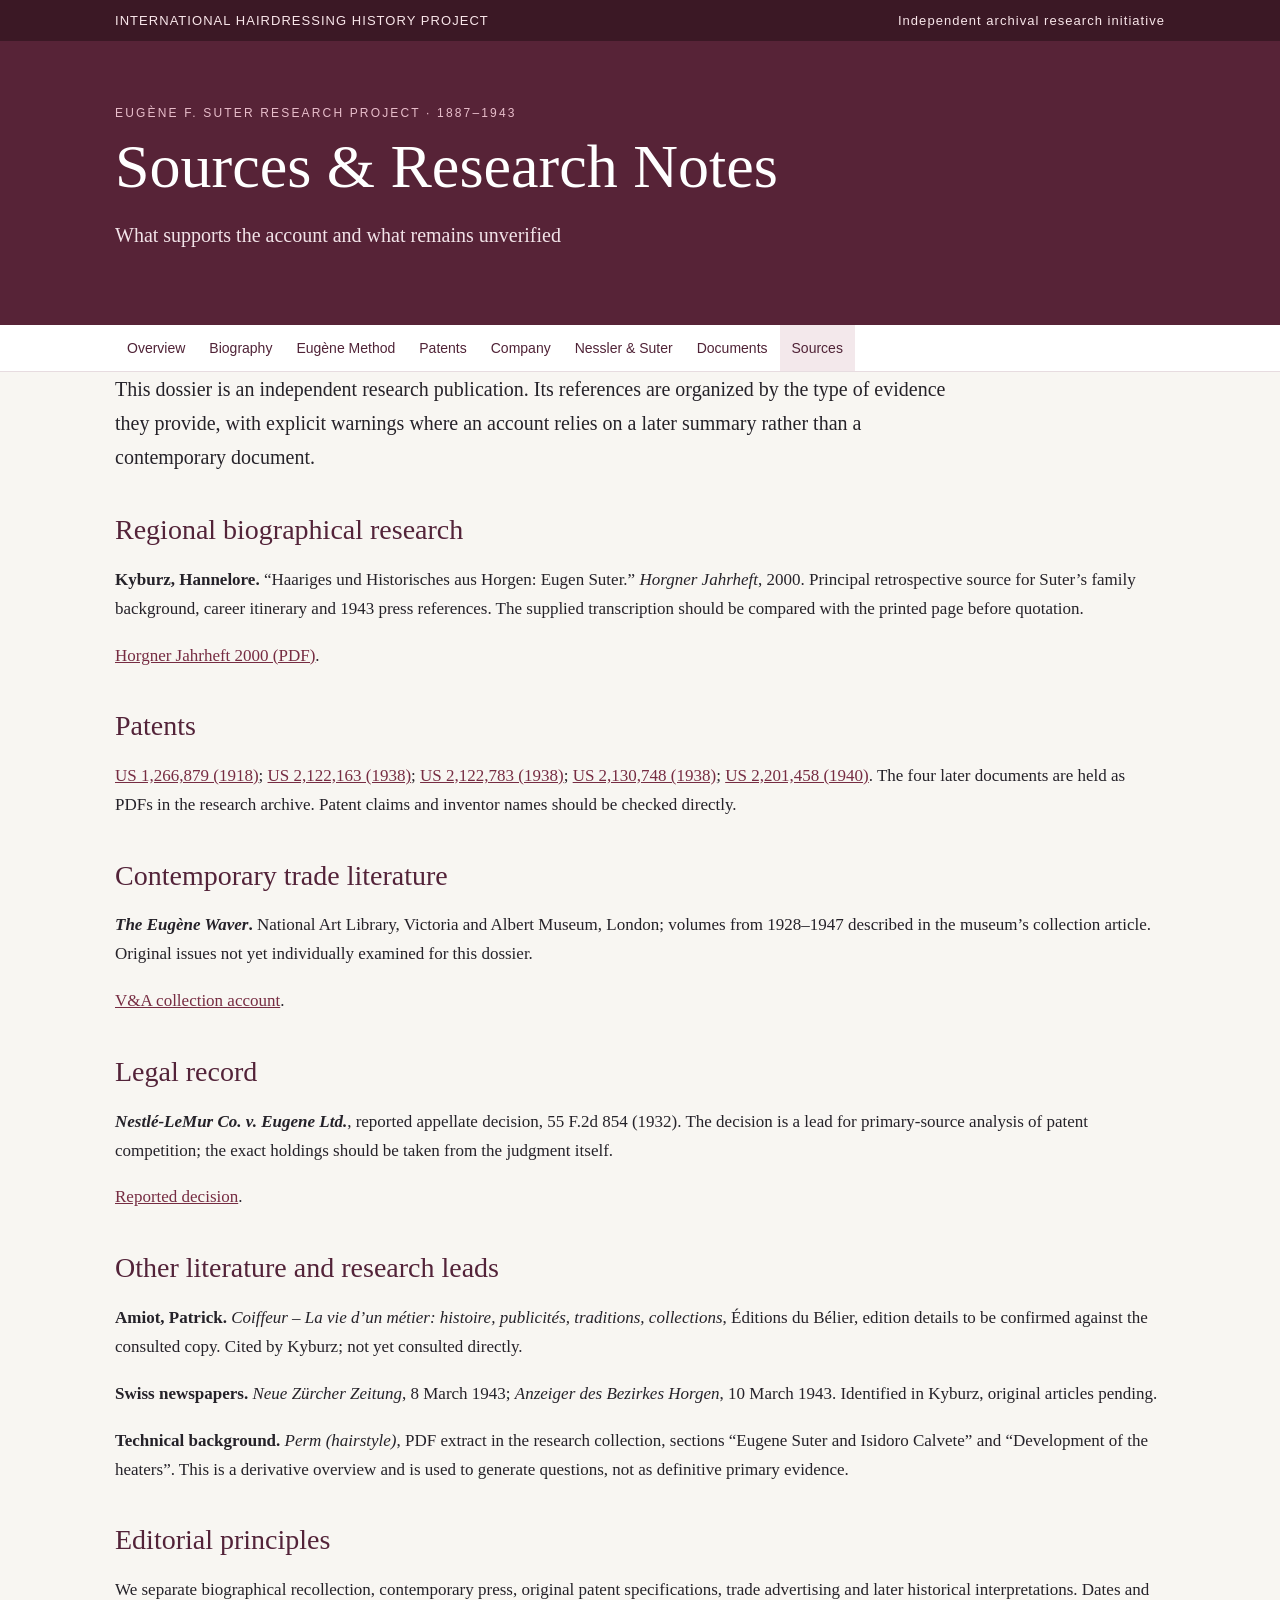
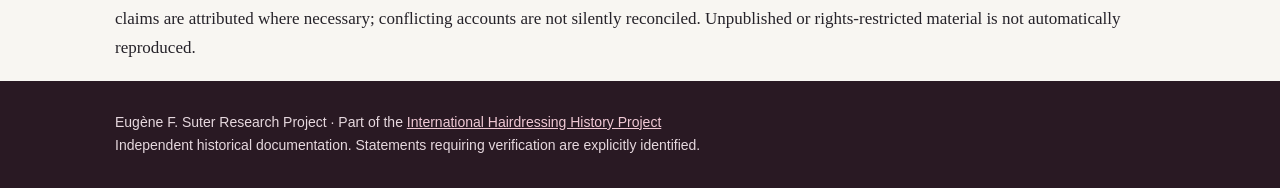
<file: sources.html>
<!DOCTYPE html>
<html lang="en"><head><meta charset="utf-8"/><meta content="width=device-width,initial-scale=1" name="viewport"/><title>Sources &amp; Research Notes | Eugène F. Suter Research Project</title><meta content="What supports the account and what remains unverified. Independent historical research on Eugène F. Suter and permanent waving." name="description"/><link href="https://suter.hairdressing-history.org/sources.html" rel="canonical"/><link href="assets/css/style.css" rel="stylesheet"/><meta content="#572337" name="theme-color"/></head><body><a href="#main" style="position:absolute;left:-9999px">Skip to content</a><div class="top"><div class="wrap"><a class="brand" href="https://hairdressing-history.org/">International Hairdressing History Project</a><a href="https://hairdressing-history.org/">Independent archival research initiative</a></div></div><header class="hero"><div class="wrap"><div class="eyebrow">Eugène F. Suter Research Project · 1887–1943</div><h1>Sources &amp; Research Notes</h1><p>What supports the account and what remains unverified</p></div></header><nav aria-label="Main navigation" class="nav"><div class="wrap"><a class="" href="index.html">Overview</a><a class="" href="biography.html">Biography</a><a class="" href="eugene-method.html">Eugène Method</a><a class="" href="patents.html">Patents</a><a class="" href="eugene-company.html">Company</a><a class="" href="nessler-and-suter.html">Nessler &amp; Suter</a><a class="" href="documents.html">Documents</a><a class="active" href="sources.html">Sources</a></div></nav><main class="wrap" id="main"><p class="lead">This dossier is an independent research publication. Its references are organized by the type of evidence they provide, with explicit warnings where an account relies on a later summary rather than a contemporary document.</p><h2>Regional biographical research</h2><p><strong>Kyburz, Hannelore.</strong> “Haariges und Historisches aus Horgen: Eugen Suter.” <em>Horgner Jahrheft</em>, 2000. Principal retrospective source for Suter’s family background, career itinerary and 1943 press references. The supplied transcription should be compared with the printed page before quotation.</p><p><a href="https://www.horgen.ch/public/upload/assets/1042/Horgner_Jahrheft_2000.pdf?fp=2">Horgner Jahrheft 2000 (PDF)</a>.</p><h2>Patents</h2><p><a href="https://patents.google.com/patent/US1266879A/en">US 1,266,879 (1918)</a>; <a href="https://patents.google.com/patent/US2122163A/en">US 2,122,163 (1938)</a>; <a href="https://patents.google.com/patent/US2122783A/en">US 2,122,783 (1938)</a>; <a href="https://patents.google.com/patent/US2130748A/en">US 2,130,748 (1938)</a>; <a href="https://patents.google.com/patent/US2201458A/en">US 2,201,458 (1940)</a>. The four later documents are held as PDFs in the research archive. Patent claims and inventor names should be checked directly.</p><h2>Contemporary trade literature</h2><p><strong><em>The Eugène Waver</em>.</strong> National Art Library, Victoria and Albert Museum, London; volumes from 1928–1947 described in the museum’s collection article. Original issues not yet individually examined for this dossier.</p><p><a href="https://www.vam.ac.uk/blog/museum-life/have-you-done-something-jolly-with-your-hair-the-eugene-waver-magazine-in-the-national-art-librarys-trade-literature-collection">V&amp;A collection account</a>.</p><h2>Legal record</h2><p><strong><em>Nestlé-LeMur Co. v. Eugene Ltd.</em></strong>, reported appellate decision, 55 F.2d 854 (1932). The decision is a lead for primary-source analysis of patent competition; the exact holdings should be taken from the judgment itself.</p><p><a href="https://law.justia.com/cases/federal/appellate-courts/F2/55/854/1564867/">Reported decision</a>.</p><h2>Other literature and research leads</h2><p><strong>Amiot, Patrick.</strong> <em>Coiffeur – La vie d’un métier: histoire, publicités, traditions, collections</em>, Éditions du Bélier, edition details to be confirmed against the consulted copy. Cited by Kyburz; not yet consulted directly.</p><p><strong>Swiss newspapers.</strong> <em>Neue Zürcher Zeitung</em>, 8 March 1943; <em>Anzeiger des Bezirkes Horgen</em>, 10 March 1943. Identified in Kyburz, original articles pending.</p><p><strong>Technical background.</strong> <em>Perm (hairstyle)</em>, PDF extract in the research collection, sections “Eugene Suter and Isidoro Calvete” and “Development of the heaters”. This is a derivative overview and is used to generate questions, not as definitive primary evidence.</p><h2>Editorial principles</h2><p>We separate biographical recollection, contemporary press, original patent specifications, trade advertising and later historical interpretations. Dates and claims are attributed where necessary; conflicting accounts are not silently reconciled. Unpublished or rights-restricted material is not automatically reproduced.</p></main><footer><div class="wrap">Eugène F. Suter Research Project · Part of the <a href="https://hairdressing-history.org/">International Hairdressing History Project</a><br/>Independent historical documentation. Statements requiring verification are explicitly identified.</div></footer></body></html>
</file>
<file: assets/css/style.css>
*{box-sizing:border-box}body{margin:0;background:#f8f6f2;color:#252229;font:17px/1.7 Georgia,serif}a{color:#762c42}a:hover{text-decoration:none}.wrap{max-width:1100px;margin:auto;padding:0 25px}.top{background:#3b1825;color:white}.top .wrap{padding-top:13px;padding-bottom:13px;display:flex;justify-content:space-between;gap:20px;align-items:center;flex-wrap:wrap}.top a{color:#f9e6ea;text-decoration:none;font:13px Arial,sans-serif;letter-spacing:.08em}.brand{font:bold 14px Arial,sans-serif;letter-spacing:.13em;text-transform:uppercase}.hero{background:#572337;color:#fff;padding:65px 0 55px}.eyebrow{font:12px Arial,sans-serif;text-transform:uppercase;letter-spacing:.18em;color:#e8becb}h1{font:normal clamp(35px,5vw,62px)/1.1 Georgia,serif;margin:12px 0 18px}.hero p{max-width:760px;font-size:20px;color:#f2e3e8}.nav{background:#fff;border-bottom:1px solid #e7dce0}.nav .wrap{display:flex;gap:0;flex-wrap:wrap}.nav a{padding:15px 12px;color:#502337;text-decoration:none;font:14px Arial,sans-serif}.nav a.active,.nav a:hover{background:#f3e8eb}main{padding:42px 0 75px}h2{font-size:28px;font-weight:normal;color:#532339;margin:32px 0 12px}h3{font-size:21px;color:#532339;margin:24px 0 8px}p{margin:0 0 18px}.lead{font-size:20px;max-width:850px}.grid{display:grid;grid-template-columns:repeat(auto-fit,minmax(250px,1fr));gap:18px;margin:26px 0}.card{border:1px solid #e6d9db;background:#fff;padding:22px;border-radius:4px}.card h3{margin-top:0}.card p{font-size:16px}.tag{font:12px Arial,sans-serif;letter-spacing:.1em;text-transform:uppercase;color:#865c6c}.note{border-left:4px solid #9a5b72;background:#f1e8eb;padding:18px 22px;margin:24px 0}.source{font-size:15px;color:#575058}.timeline{border-left:2px solid #d7b9c5;padding-left:25px}.timeline p{margin-bottom:20px}footer{background:#291923;color:#e6d8de;padding:30px 0;font:14px/1.7 Arial,sans-serif}footer a{color:#f0c9d5}ul{padding-left:23px}li{margin-bottom:9px}@media(max-width:700px){.hero{padding:45px 0}.nav a{padding:12px 9px;font-size:13px}}
</file>
